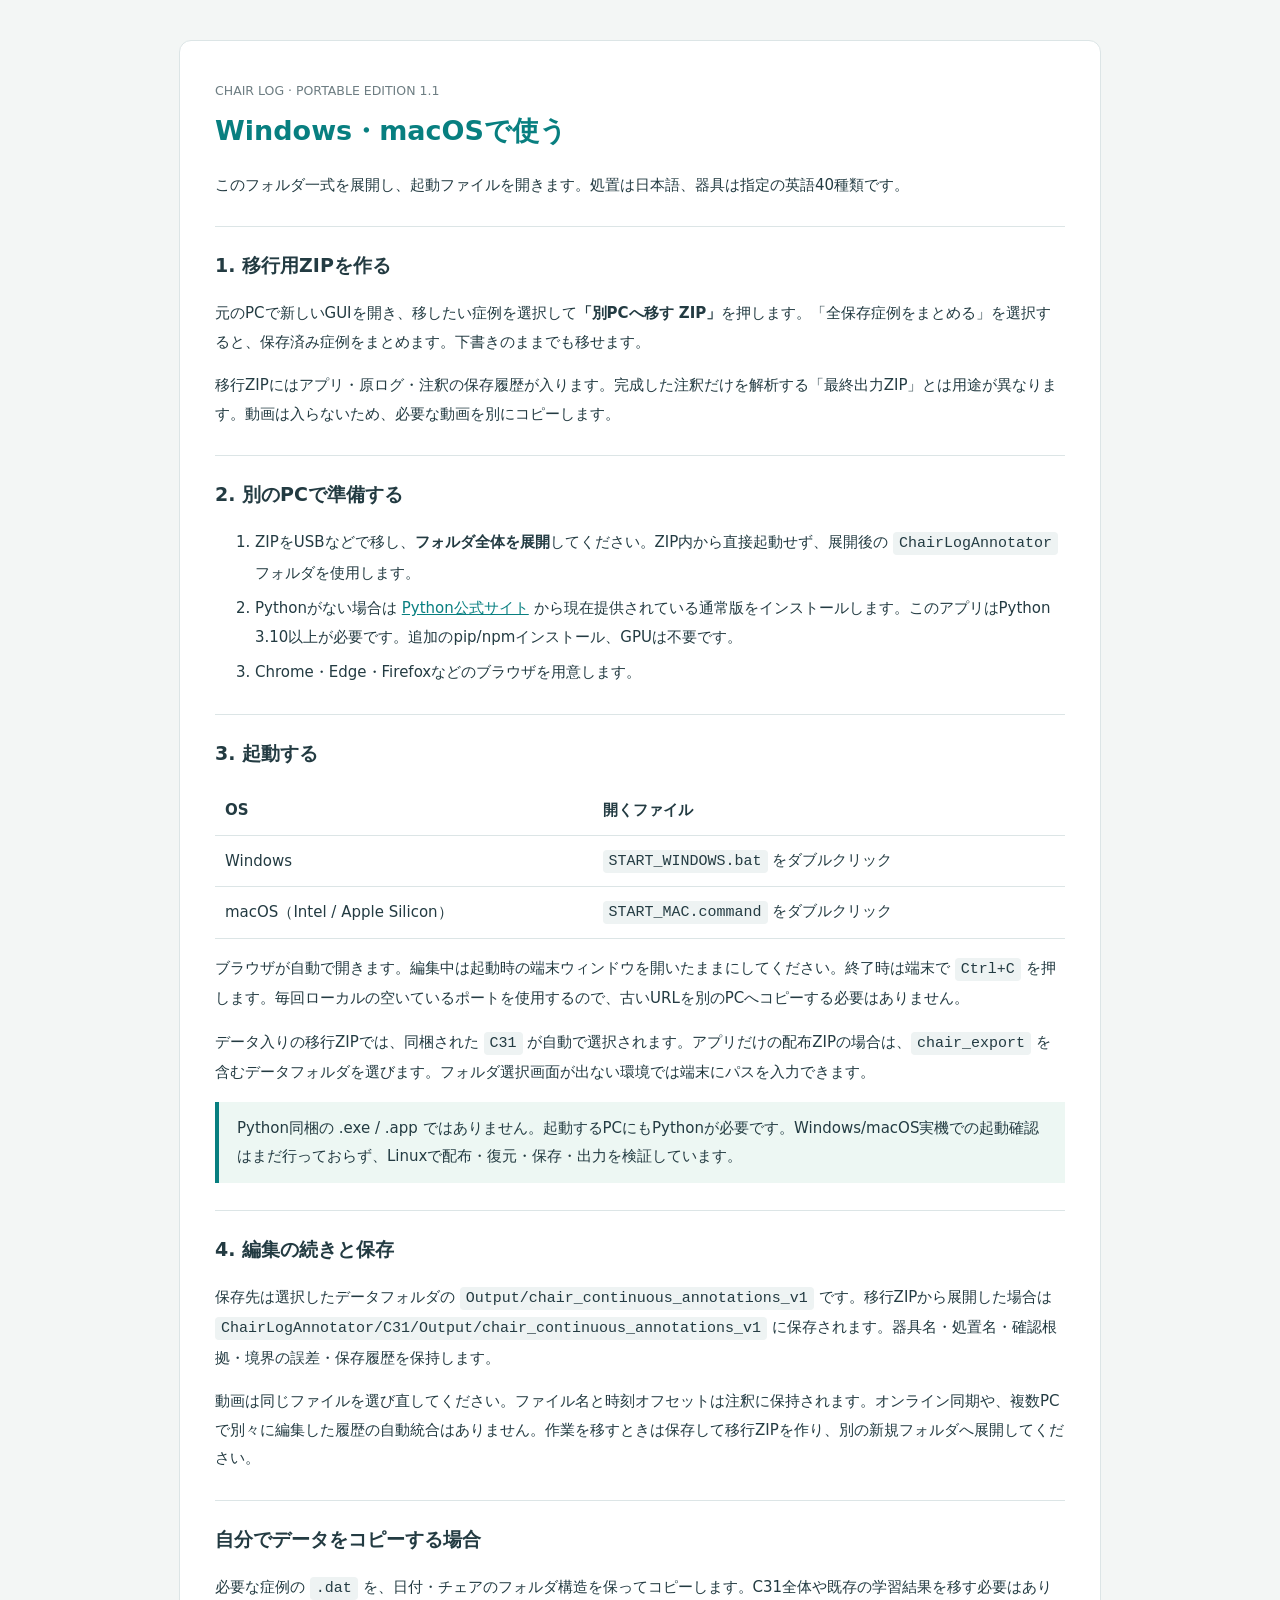
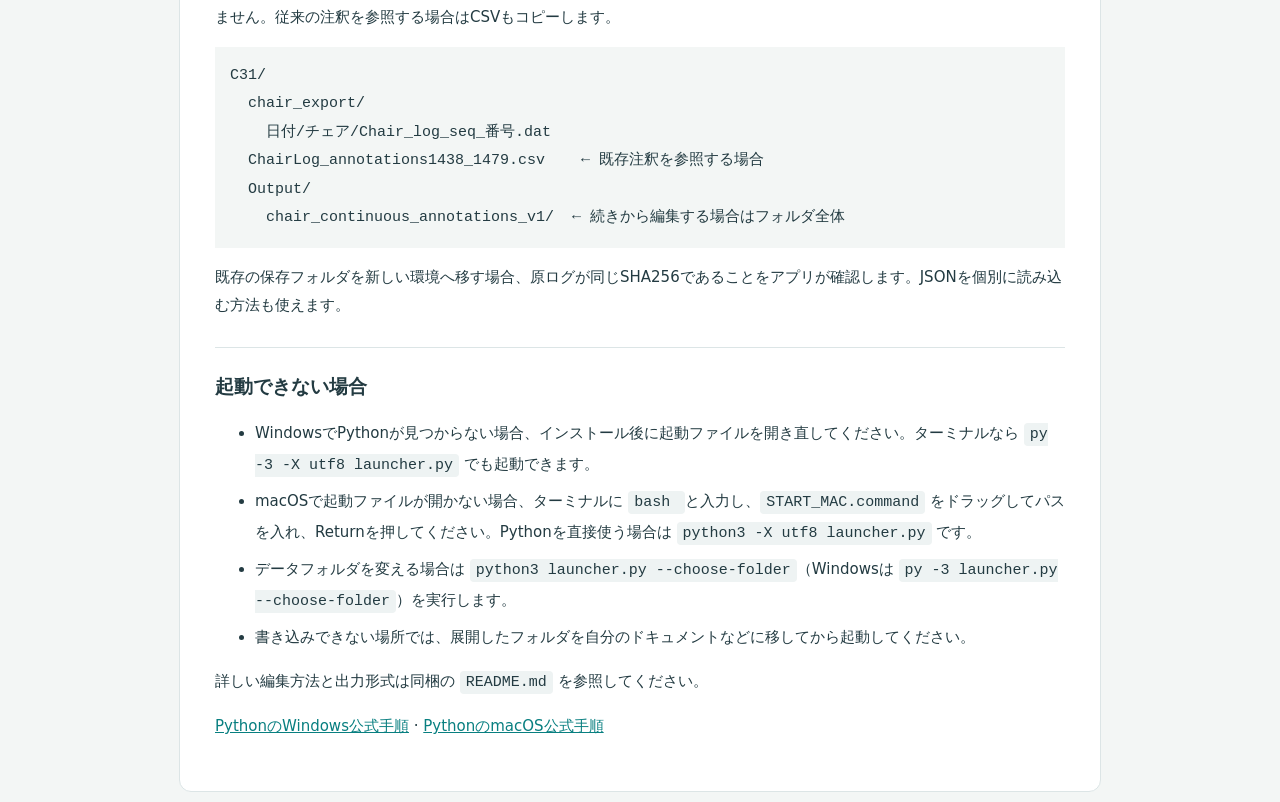
<file: scripts/chair_annotation_gui/PORTABLE_GUIDE.html>
<!doctype html><html lang="ja"><meta charset="utf-8"><meta name="viewport" content="width=device-width,initial-scale=1"><title>Chair Log — 別のPCで使う</title>
<style>body{margin:0;background:#f3f6f5;color:#233b42;font:15px/1.9 system-ui,sans-serif}main{max-width:850px;margin:40px auto;background:white;border:1px solid #dce5e6;border-radius:12px;padding:35px}h1{font-size:27px;margin:0;color:#087f80}h2{font-size:19px;border-top:1px solid #dce5e6;padding-top:20px;margin-top:27px}small{color:#6d7d82}code{background:#eef3f3;padding:3px 6px;border-radius:4px;overflow-wrap:anywhere}a{color:#087f80}table{border-collapse:collapse;width:100%}th,td{text-align:left;padding:10px;border-bottom:1px solid #dce5e6}pre{overflow:auto;background:#f3f6f5;padding:15px}li{margin:7px 0}.note{border-left:4px solid #087f80;background:#edf7f3;padding:12px 18px}@media(max-width:600px){main{margin:10px;padding:20px}}</style>
<main><small>CHAIR LOG · PORTABLE EDITION 1.1</small><h1>Windows・macOSで使う</h1><p>このフォルダ一式を展開し、起動ファイルを開きます。処置は日本語、器具は指定の英語40種類です。</p>
<h2>1. 移行用ZIPを作る</h2><p>元のPCで新しいGUIを開き、移したい症例を選択して<strong>「別PCへ移す ZIP」</strong>を押します。「全保存症例をまとめる」を選択すると、保存済み症例をまとめます。下書きのままでも移せます。</p><p>移行ZIPにはアプリ・原ログ・注釈の保存履歴が入ります。完成した注釈だけを解析する「最終出力ZIP」とは用途が異なります。動画は入らないため、必要な動画を別にコピーします。</p>
<h2>2. 別のPCで準備する</h2><ol><li>ZIPをUSBなどで移し、<strong>フォルダ全体を展開</strong>してください。ZIP内から直接起動せず、展開後の <code>ChairLogAnnotator</code> フォルダを使用します。</li><li>Pythonがない場合は <a href="https://www.python.org/downloads/">Python公式サイト</a> から現在提供されている通常版をインストールします。このアプリはPython 3.10以上が必要です。追加のpip/npmインストール、GPUは不要です。</li><li>Chrome・Edge・Firefoxなどのブラウザを用意します。</li></ol>
<h2>3. 起動する</h2><table><tr><th>OS</th><th>開くファイル</th></tr><tr><td>Windows</td><td><code>START_WINDOWS.bat</code> をダブルクリック</td></tr><tr><td>macOS（Intel / Apple Silicon）</td><td><code>START_MAC.command</code> をダブルクリック</td></tr></table><p>ブラウザが自動で開きます。編集中は起動時の端末ウィンドウを開いたままにしてください。終了時は端末で <code>Ctrl+C</code> を押します。毎回ローカルの空いているポートを使用するので、古いURLを別のPCへコピーする必要はありません。</p>
<p>データ入りの移行ZIPでは、同梱された <code>C31</code> が自動で選択されます。アプリだけの配布ZIPの場合は、<code>chair_export</code> を含むデータフォルダを選びます。フォルダ選択画面が出ない環境では端末にパスを入力できます。</p>
<div class="note">Python同梱の .exe / .app ではありません。起動するPCにもPythonが必要です。Windows/macOS実機での起動確認はまだ行っておらず、Linuxで配布・復元・保存・出力を検証しています。</div>
<h2>4. 編集の続きと保存</h2><p>保存先は選択したデータフォルダの <code>Output/chair_continuous_annotations_v1</code> です。移行ZIPから展開した場合は <code>ChairLogAnnotator/C31/Output/chair_continuous_annotations_v1</code> に保存されます。器具名・処置名・確認根拠・境界の誤差・保存履歴を保持します。</p><p>動画は同じファイルを選び直してください。ファイル名と時刻オフセットは注釈に保持されます。オンライン同期や、複数PCで別々に編集した履歴の自動統合はありません。作業を移すときは保存して移行ZIPを作り、別の新規フォルダへ展開してください。</p>
<h2>自分でデータをコピーする場合</h2><p>必要な症例の <code>.dat</code> を、日付・チェアのフォルダ構造を保ってコピーします。C31全体や既存の学習結果を移す必要はありません。従来の注釈を参照する場合はCSVもコピーします。</p><pre>C31/
  chair_export/
    日付/チェア/Chair_log_seq_番号.dat
  ChairLog_annotations1438_1479.csv    ← 既存注釈を参照する場合
  Output/
    chair_continuous_annotations_v1/  ← 続きから編集する場合はフォルダ全体</pre><p>既存の保存フォルダを新しい環境へ移す場合、原ログが同じSHA256であることをアプリが確認します。JSONを個別に読み込む方法も使えます。</p>
<h2>起動できない場合</h2><ul><li>WindowsでPythonが見つからない場合、インストール後に起動ファイルを開き直してください。ターミナルなら <code>py -3 -X utf8 launcher.py</code> でも起動できます。</li><li>macOSで起動ファイルが開かない場合、ターミナルに <code>bash </code> と入力し、<code>START_MAC.command</code> をドラッグしてパスを入れ、Returnを押してください。Pythonを直接使う場合は <code>python3 -X utf8 launcher.py</code> です。</li><li>データフォルダを変える場合は <code>python3 launcher.py --choose-folder</code>（Windowsは <code>py -3 launcher.py --choose-folder</code>）を実行します。</li><li>書き込みできない場所では、展開したフォルダを自分のドキュメントなどに移してから起動してください。</li></ul><p>詳しい編集方法と出力形式は同梱の <code>README.md</code> を参照してください。</p><p><a href="https://docs.python.org/3/using/windows.html">PythonのWindows公式手順</a> · <a href="https://docs.python.org/3/using/mac.html">PythonのmacOS公式手順</a></p></main></html>
</file>
